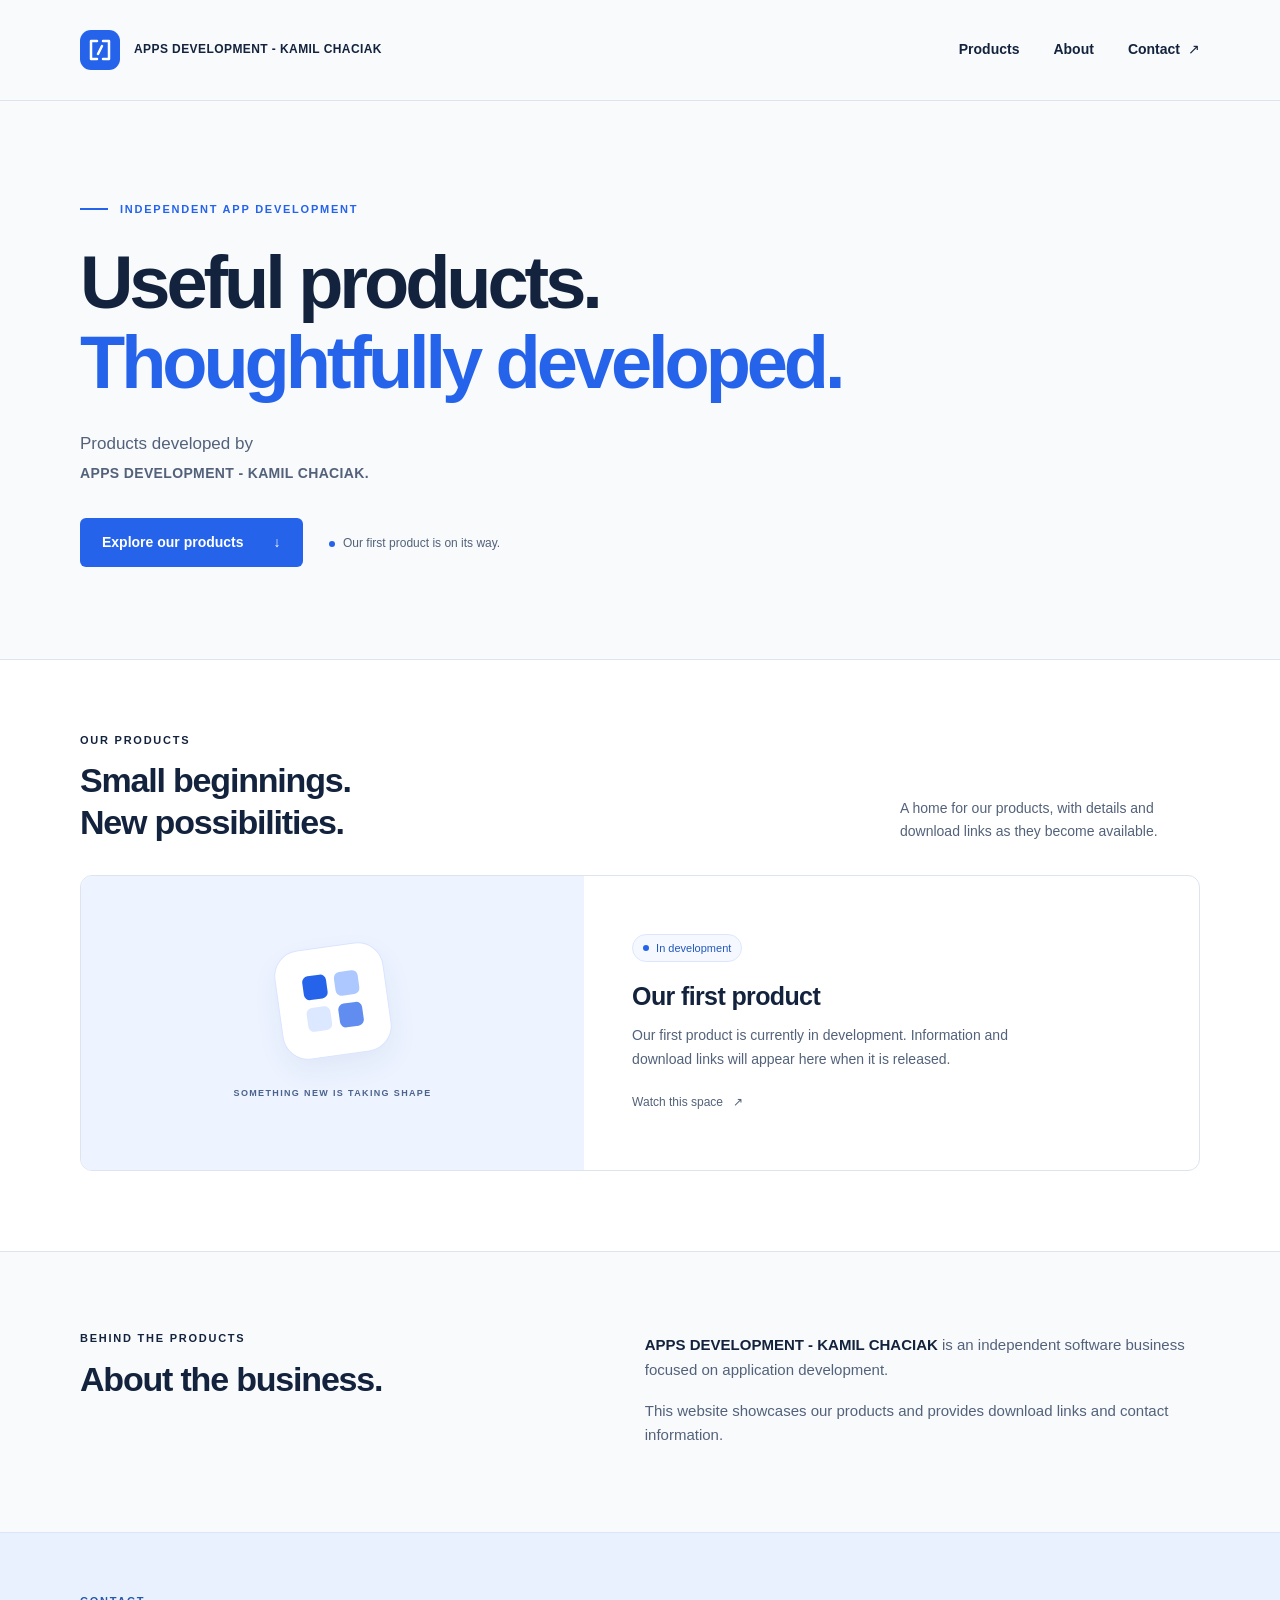
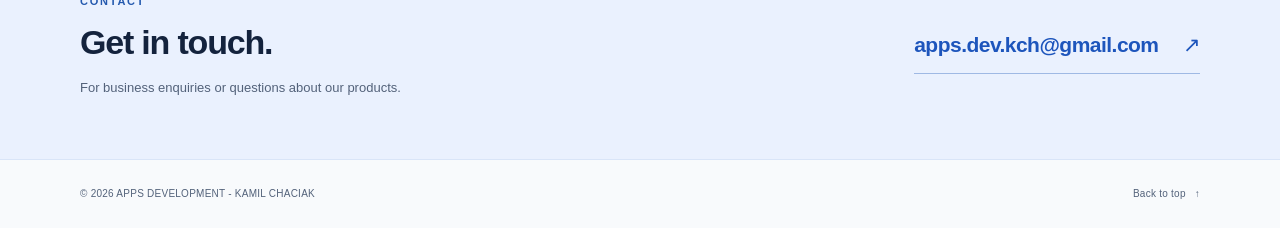
<file: index.html>
<!doctype html>
<html lang="en">
  <head>
    <meta charset="utf-8">
    <meta name="google-site-verification" content="9kz0PJBsi3b_ABa1-HP9N97UMiTqOM72xb1CO4cpiBc" />
    <meta name="viewport" content="width=device-width, initial-scale=1">
    <meta name="theme-color" content="#f8fafc">
    <meta name="description" content="APPS DEVELOPMENT - KAMIL CHACIAK is an independent software business focused on application development. Explore our products and get in touch.">
    <title>APPS DEVELOPMENT - KAMIL CHACIAK</title>
    <meta property="og:type" content="website">
    <meta property="og:title" content="APPS DEVELOPMENT - KAMIL CHACIAK">
    <meta property="og:description" content="Independent application development. Discover our products and get in touch.">
    <link rel="icon" href="favicon.svg" type="image/svg+xml">
    <link rel="stylesheet" href="styles.css">
  </head>
  <body>
    <a class="skip-link" href="#main">Skip to content</a>
    <header class="site-header">
      <div class="container header-inner">
        <a class="brand" href="#home" aria-label="APPS DEVELOPMENT - KAMIL CHACIAK, home">
          <svg class="brand-mark" viewBox="0 0 40 40" fill="none" aria-hidden="true">
            <rect width="40" height="40" rx="11" fill="#2563eb"/>
            <path d="M17 11h-6v18h6M23 11h6v18h-6" stroke="white" stroke-width="2.5" stroke-linecap="round" stroke-linejoin="round"/>
            <path d="m22 16-4 8" stroke="white" stroke-width="2.5" stroke-linecap="round"/>
          </svg>
          <span>APPS DEVELOPMENT - KAMIL CHACIAK</span>
        </a>
        <nav aria-label="Main navigation">
          <a href="#products">Products</a>
          <a href="#about">About</a>
          <a href="#contact">Contact <span aria-hidden="true">↗</span></a>
        </nav>
      </div>
    </header>

    <main id="main">
      <section class="hero container" id="home" aria-labelledby="hero-title">
        <p class="eyebrow"><span class="small-rule" aria-hidden="true"></span> INDEPENDENT APP DEVELOPMENT</p>
        <h1 id="hero-title">Useful products.<br><span>Thoughtfully developed.</span></h1>
        <p class="hero-description">Products developed by<br class="desktop-break"> <strong>APPS DEVELOPMENT - KAMIL CHACIAK.</strong></p>
        <a class="button" href="#products">Explore our products <span aria-hidden="true">↓</span></a>
        <div class="hero-note"><span class="status-dot" aria-hidden="true"></span> Our first product is on its way.</div>
      </section>

      <section class="products-section" id="products" aria-labelledby="products-title">
        <div class="container">
          <div class="section-heading">
            <div><p class="eyebrow">OUR PRODUCTS</p><h2 id="products-title">Small beginnings.<br>New possibilities.</h2></div>
            <p>A home for our products, with details and download links as they become available.</p>
          </div>
          <article class="product-preview" aria-labelledby="product-title">
            <div class="product-art" aria-hidden="true">
              <div class="product-symbol"><span></span><span></span><span></span><span></span></div>
              <span class="art-caption">SOMETHING NEW IS TAKING SHAPE</span>
            </div>
            <div class="product-details">
              <span class="status-label"><span class="status-dot" aria-hidden="true"></span> In development</span>
              <h3 id="product-title">Our first product</h3>
              <p>Our first product is currently in development. Information and download links will appear here when it is released.</p>
              <span class="release-note">Watch this space <span aria-hidden="true">↗</span></span>
            </div>
          </article>
        </div>
      </section>

      <section class="about-section container" id="about" aria-labelledby="about-title">
        <div><p class="eyebrow">BEHIND THE PRODUCTS</p><h2 id="about-title">About the business.</h2></div>
        <div class="about-copy">
          <p><strong>APPS DEVELOPMENT - KAMIL CHACIAK</strong> is an independent software business focused on application development.</p>
          <p>This website showcases our products and provides download links and contact information.</p>
        </div>
      </section>

      <section class="contact-section" id="contact" aria-labelledby="contact-title">
        <div class="container contact-inner">
          <div><p class="eyebrow">CONTACT</p><h2 id="contact-title">Get in touch.</h2><p>For business enquiries or questions about our products.</p></div>
          <a class="email-link" href="mailto:apps.dev.kch@gmail.com">apps.dev.kch@gmail.com <span aria-hidden="true">↗</span></a>
        </div>
      </section>
    </main>

    <footer class="site-footer container">
      <p>© 2026 APPS DEVELOPMENT - KAMIL CHACIAK</p>
      <a href="#home">Back to top <span aria-hidden="true">↑</span></a>
    </footer>
  </body>
</html>
</file>
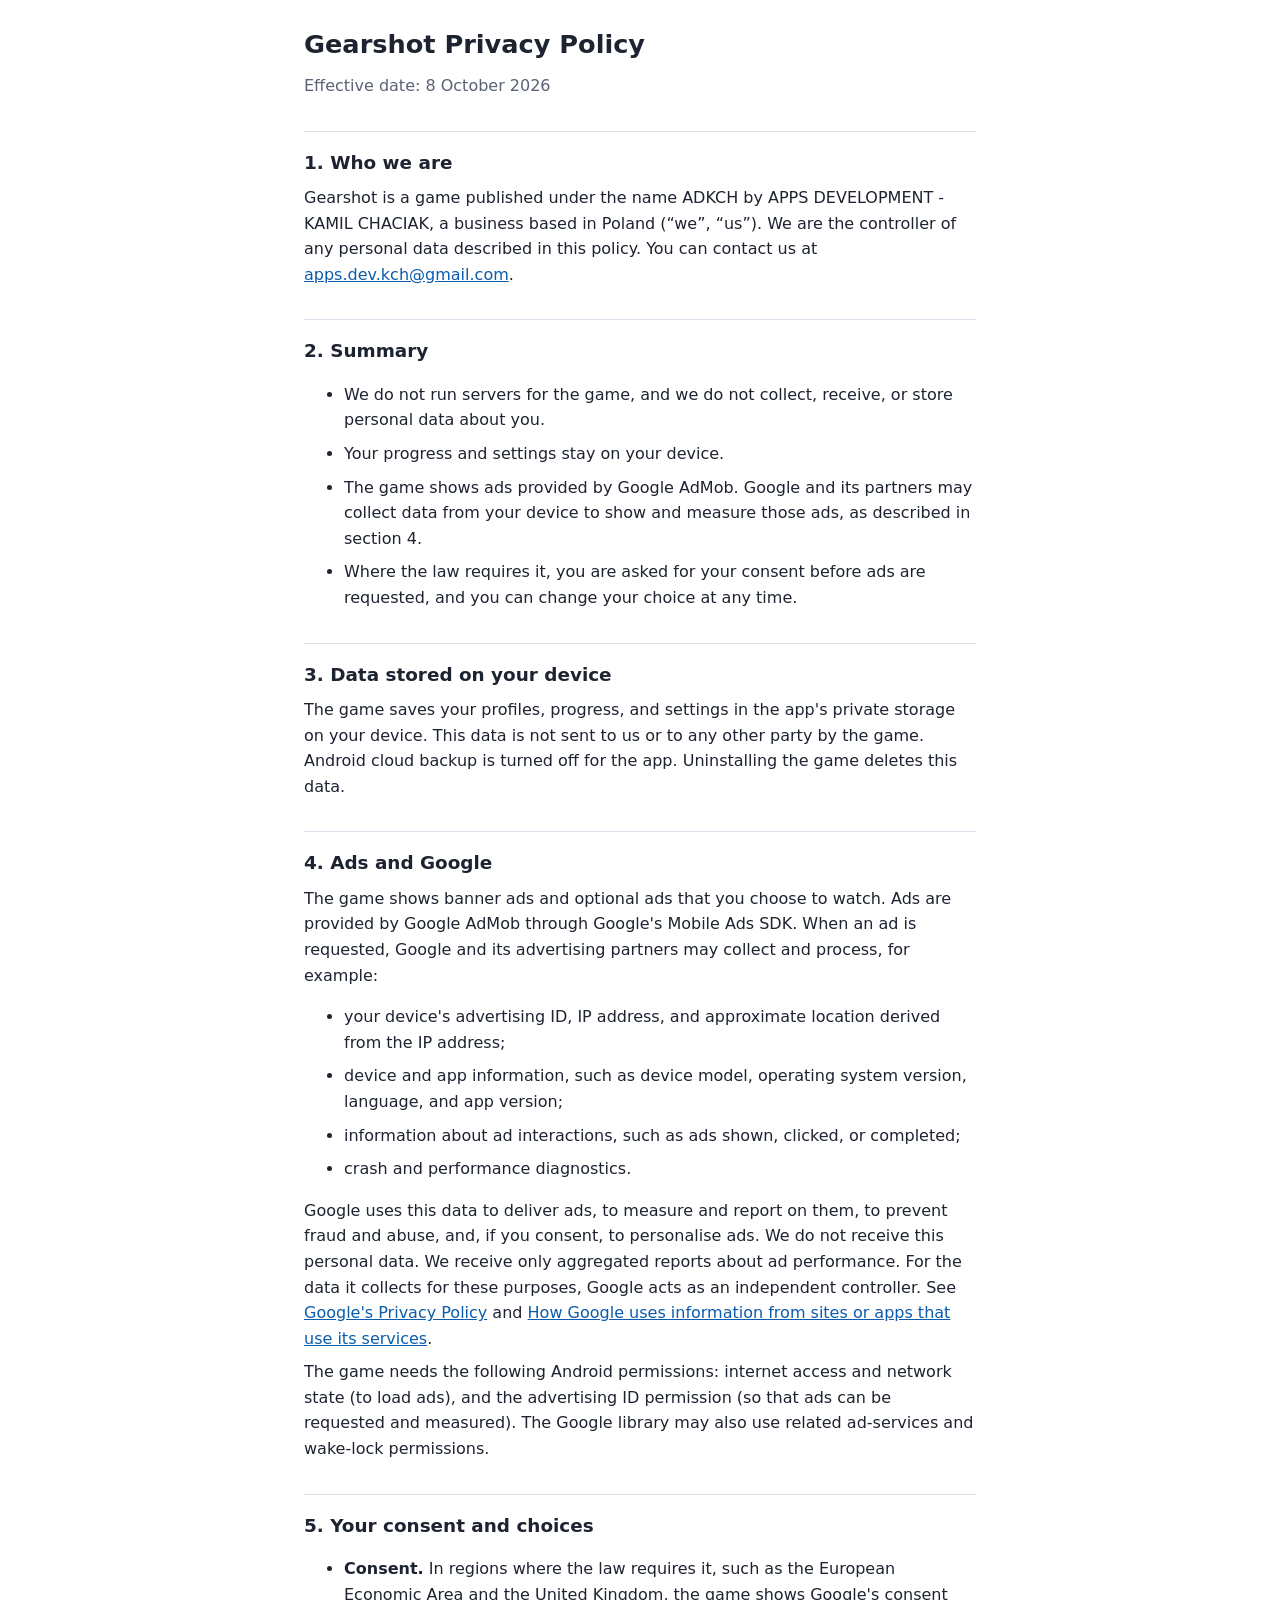
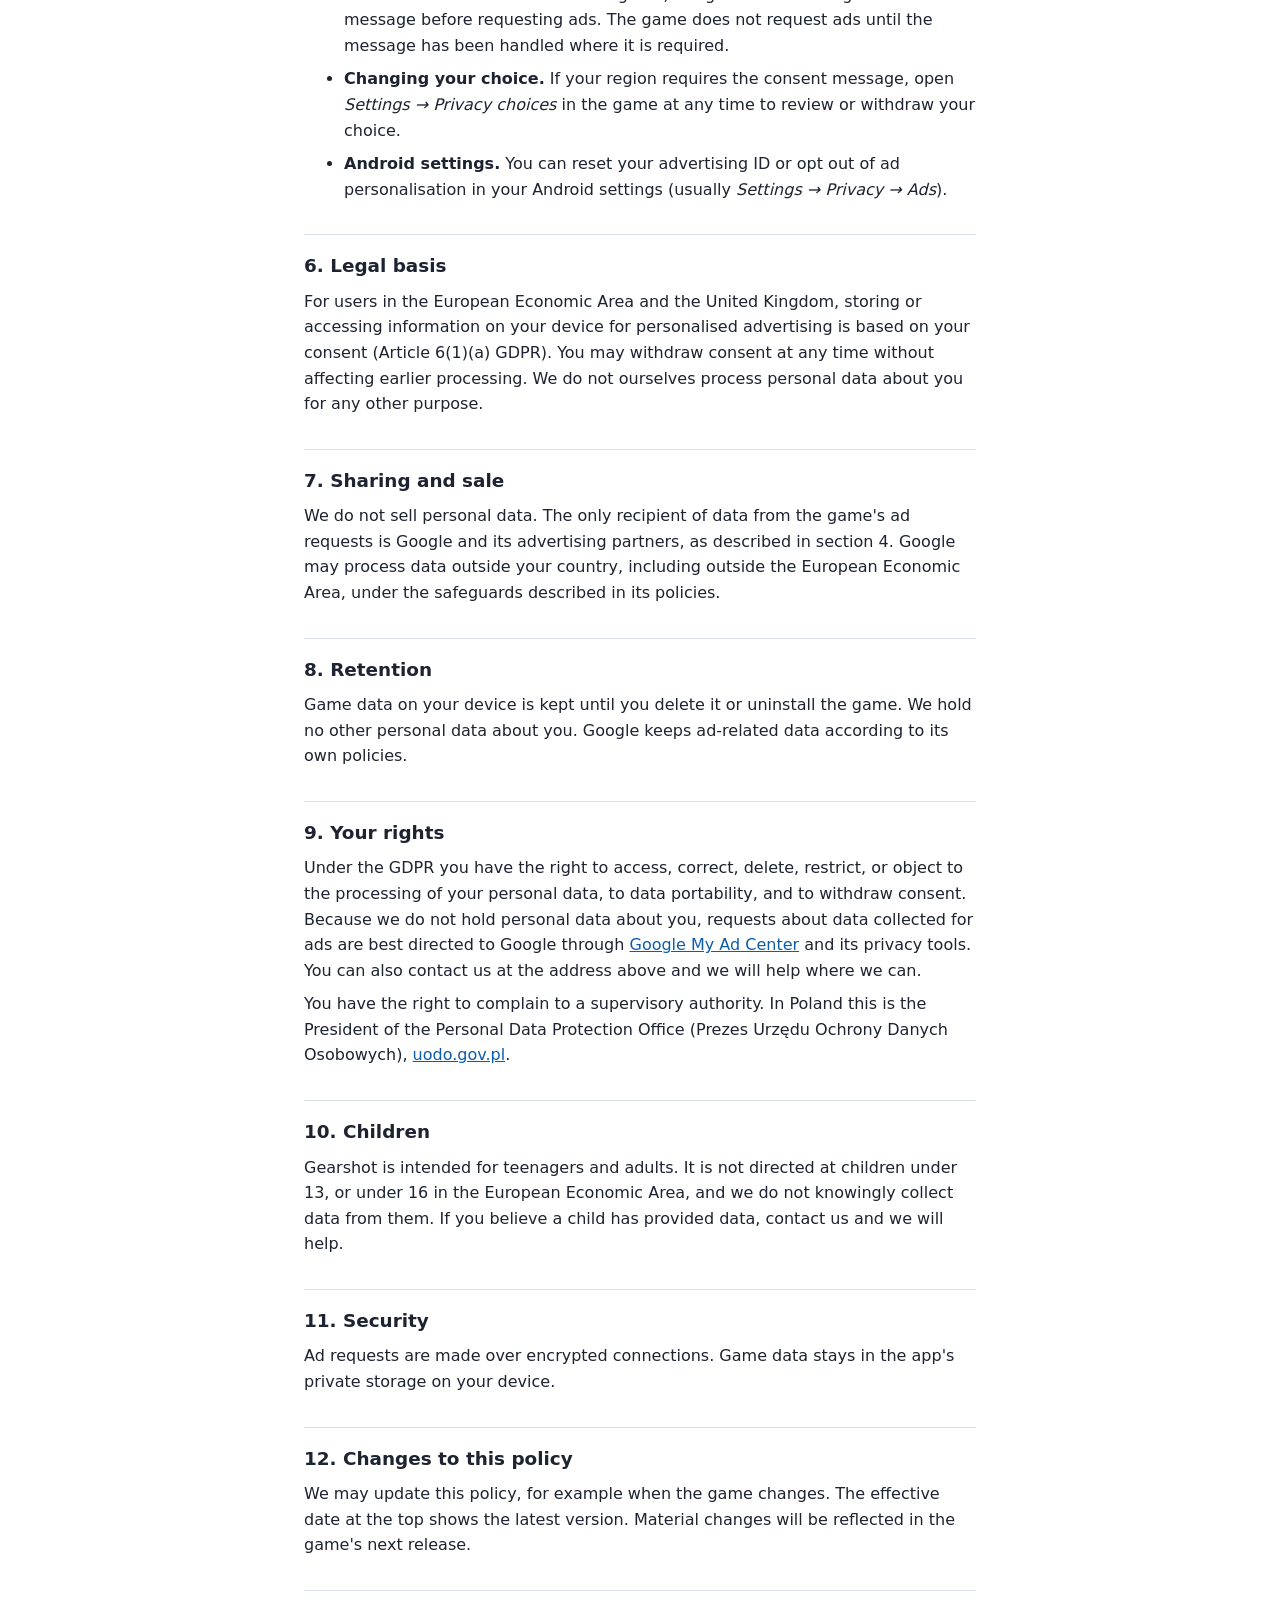
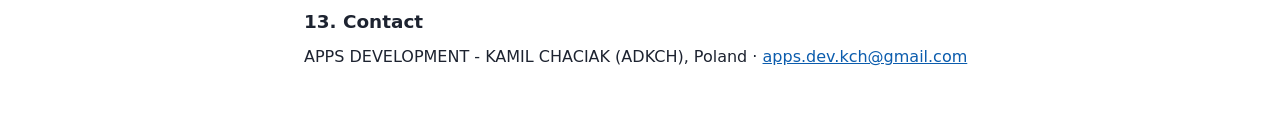
<file: Gearshot/en/privacy-policy.html>
<!doctype html>
<html lang="en">
<head>
<meta charset="utf-8">
<meta name="viewport" content="width=device-width, initial-scale=1">
<title>Gearshot Privacy Policy</title>
<style>
  :root { --bg: #ffffff; --text: #1d2330; --muted: #5a6275; --link: #0b5cad; --rule: #d9deea; }
  @media (prefers-color-scheme: dark) {
    :root { --bg: #0d1220; --text: #e6e9f2; --muted: #9aa3b8; --link: #7db4f0; --rule: #263049; }
  }
  body { margin: 0; background: var(--bg); color: var(--text); font: 16px/1.6 system-ui, sans-serif; }
  main { max-width: 42rem; margin: 0 auto; padding: 1.5rem 16px 3rem; }
  h1 { font-size: 1.6rem; margin: 0 0 .25rem; }
  h2 { font-size: 1.15rem; margin: 2rem 0 .5rem; padding-top: 1rem; border-top: 1px solid var(--rule); }
  p, li { margin: .5rem 0; }
  a { color: var(--link); overflow-wrap: anywhere; }
  .meta { color: var(--muted); }
</style>
</head>
<body>
<main>
<h1>Gearshot Privacy Policy</h1>
<p class="meta">Effective date: 8 October 2026</p>

<h2>1. Who we are</h2>
<p>Gearshot is a game published under the name ADKCH by APPS DEVELOPMENT - KAMIL CHACIAK, a business based in Poland (&ldquo;we&rdquo;, &ldquo;us&rdquo;). We are the controller of any personal data described in this policy. You can contact us at <a href="mailto:apps.dev.kch@gmail.com">apps.dev.kch@gmail.com</a>.</p>

<h2>2. Summary</h2>
<ul>
  <li>We do not run servers for the game, and we do not collect, receive, or store personal data about you.</li>
  <li>Your progress and settings stay on your device.</li>
  <li>The game shows ads provided by Google AdMob. Google and its partners may collect data from your device to show and measure those ads, as described in section 4.</li>
  <li>Where the law requires it, you are asked for your consent before ads are requested, and you can change your choice at any time.</li>
</ul>

<h2>3. Data stored on your device</h2>
<p>The game saves your profiles, progress, and settings in the app's private storage on your device. This data is not sent to us or to any other party by the game. Android cloud backup is turned off for the app. Uninstalling the game deletes this data.</p>

<h2>4. Ads and Google</h2>
<p>The game shows banner ads and optional ads that you choose to watch. Ads are provided by Google AdMob through Google's Mobile Ads SDK. When an ad is requested, Google and its advertising partners may collect and process, for example:</p>
<ul>
  <li>your device's advertising ID, IP address, and approximate location derived from the IP address;</li>
  <li>device and app information, such as device model, operating system version, language, and app version;</li>
  <li>information about ad interactions, such as ads shown, clicked, or completed;</li>
  <li>crash and performance diagnostics.</li>
</ul>
<p>Google uses this data to deliver ads, to measure and report on them, to prevent fraud and abuse, and, if you consent, to personalise ads. We do not receive this personal data. We receive only aggregated reports about ad performance. For the data it collects for these purposes, Google acts as an independent controller. See <a href="https://policies.google.com/privacy">Google's Privacy Policy</a> and <a href="https://policies.google.com/technologies/partner-sites">How Google uses information from sites or apps that use its services</a>.</p>
<p>The game needs the following Android permissions: internet access and network state (to load ads), and the advertising ID permission (so that ads can be requested and measured). The Google library may also use related ad-services and wake-lock permissions.</p>

<h2>5. Your consent and choices</h2>
<ul>
  <li><strong>Consent.</strong> In regions where the law requires it, such as the European Economic Area and the United Kingdom, the game shows Google's consent message before requesting ads. The game does not request ads until the message has been handled where it is required.</li>
  <li><strong>Changing your choice.</strong> If your region requires the consent message, open <em>Settings &rarr; Privacy choices</em> in the game at any time to review or withdraw your choice.</li>
  <li><strong>Android settings.</strong> You can reset your advertising ID or opt out of ad personalisation in your Android settings (usually <em>Settings &rarr; Privacy &rarr; Ads</em>).</li>
</ul>

<h2>6. Legal basis</h2>
<p>For users in the European Economic Area and the United Kingdom, storing or accessing information on your device for personalised advertising is based on your consent (Article 6(1)(a) GDPR). You may withdraw consent at any time without affecting earlier processing. We do not ourselves process personal data about you for any other purpose.</p>

<h2>7. Sharing and sale</h2>
<p>We do not sell personal data. The only recipient of data from the game's ad requests is Google and its advertising partners, as described in section 4. Google may process data outside your country, including outside the European Economic Area, under the safeguards described in its policies.</p>

<h2>8. Retention</h2>
<p>Game data on your device is kept until you delete it or uninstall the game. We hold no other personal data about you. Google keeps ad-related data according to its own policies.</p>

<h2>9. Your rights</h2>
<p>Under the GDPR you have the right to access, correct, delete, restrict, or object to the processing of your personal data, to data portability, and to withdraw consent. Because we do not hold personal data about you, requests about data collected for ads are best directed to Google through <a href="https://myadcenter.google.com/">Google My Ad Center</a> and its privacy tools. You can also contact us at the address above and we will help where we can.</p>
<p>You have the right to complain to a supervisory authority. In Poland this is the President of the Personal Data Protection Office (Prezes Urz&#281;du Ochrony Danych Osobowych), <a href="https://uodo.gov.pl">uodo.gov.pl</a>.</p>

<h2>10. Children</h2>
<p>Gearshot is intended for teenagers and adults. It is not directed at children under 13, or under 16 in the European Economic Area, and we do not knowingly collect data from them. If you believe a child has provided data, contact us and we will help.</p>

<h2>11. Security</h2>
<p>Ad requests are made over encrypted connections. Game data stays in the app's private storage on your device.</p>

<h2>12. Changes to this policy</h2>
<p>We may update this policy, for example when the game changes. The effective date at the top shows the latest version. Material changes will be reflected in the game's next release.</p>

<h2>13. Contact</h2>
<p>APPS DEVELOPMENT - KAMIL CHACIAK (ADKCH), Poland &middot; <a href="mailto:apps.dev.kch@gmail.com">apps.dev.kch@gmail.com</a></p>
</main>
</body>
</html>
</file>
<file: styles.css>
:root {
  color-scheme: light;
  --navy: #14233d;
  --muted: #53627a;
  --blue: #2563eb;
  --line: #dde4ee;
  --paper: #f8fafc;
  font-family: -apple-system, BlinkMacSystemFont, "Segoe UI", sans-serif;
  color: var(--navy);
  background: var(--paper);
  font-synthesis: none;
  scroll-behavior: smooth;
  scroll-padding-top: 28px;
}
* { box-sizing: border-box; }
body { margin: 0; font-size: 16px; line-height: 1.65; }
a { color: inherit; text-decoration: none; }
svg { display: block; }
p, h1, h2, h3 { margin: 0; }
a:focus-visible { outline: 3px solid var(--blue); outline-offset: 6px; border-radius: 3px; }
::selection { background: #dce8ff; color: var(--navy); }
.container { width: min(1120px, calc(100% - 96px)); margin-inline: auto; }
.skip-link { position: absolute; top: 12px; left: 16px; padding: 8px 16px; background: white; z-index: 10; transform: translateY(-160%); }
.skip-link:focus { transform: translateY(0); }
.site-header { border-bottom: 1px solid var(--line); }
.header-inner { min-height: 100px; display: flex; align-items: center; justify-content: space-between; gap: 32px; }
.brand { display: flex; align-items: center; gap: 14px; font-size: 12px; font-weight: 750; letter-spacing: .035em; }
.brand-mark { width: 40px; height: 40px; flex-shrink: 0; }
nav { display: flex; align-items: center; gap: 34px; font-size: 14px; font-weight: 550; }
nav a { transition: color .15s; }
nav a:hover, .site-footer a:hover { color: var(--blue); }
nav a:last-child { display: flex; align-items: center; gap: 8px; }
.hero { padding-block: 100px 92px; }
.eyebrow { font-size: 11px; font-weight: 700; letter-spacing: .16em; line-height: 1.5; }
.hero .eyebrow { display: flex; gap: 12px; align-items: center; color: var(--blue); }
.small-rule { width: 28px; height: 2px; background: var(--blue); }
h1 { margin-top: 25px; font-size: clamp(42px, 5.8vw, 74px); line-height: 1.09; font-weight: 650; letter-spacing: -.055em; }
h1 span { color: var(--blue); }
.hero-description { margin-top: 26px; color: var(--muted); font-size: 17px; line-height: 1.7; }
.hero-description strong { font-size: 14px; font-weight: 600; letter-spacing: .025em; }
.button { display: inline-flex; align-items: center; gap: 30px; padding: 13px 22px; margin-top: 30px; border-radius: 6px; background: var(--blue); color: white; font-size: 14px; font-weight: 600; transition: background .15s, transform .15s; }
.button:hover { background: #1d4ed8; transform: translateY(-2px); }
.hero-note { display: inline-flex; gap: 8px; align-items: center; margin-left: 22px; font-size: 12px; color: var(--muted); }
.status-dot { display: inline-block; width: 6px; height: 6px; border-radius: 50%; background: #2563eb; flex-shrink: 0; }
.products-section { padding-block: 72px 80px; border-block: 1px solid var(--line); background: white; }
.section-heading { display: flex; justify-content: space-between; align-items: flex-end; gap: 48px; margin-bottom: 32px; }
.section-heading > p { max-width: 300px; color: var(--muted); font-size: 14px; }
h2 { margin-top: 12px; font-size: 34px; line-height: 1.22; letter-spacing: -.035em; font-weight: 600; }
.product-preview { display: grid; grid-template-columns: .9fr 1.1fr; overflow: hidden; border: 1px solid var(--line); border-radius: 12px; }
.product-art { min-height: 294px; display: flex; flex-direction: column; align-items: center; justify-content: center; gap: 30px; background: #edf3ff; background-image: radial-gradient(#cddaf2 .7px, transparent .7px); background-size: 18px 18px; }
.product-symbol { display: grid; grid-template-columns: repeat(2, 24px); gap: 8px; padding: 26px; border-radius: 26px; border: 1px solid #d9e5ff; background: white; box-shadow: 0 12px 28px #234c9310; transform: rotate(-8deg); }
.product-symbol span { width: 24px; height: 24px; border-radius: 6px; background: var(--blue); }
.product-symbol span:nth-child(2) { background: #adc8ff; }
.product-symbol span:nth-child(3) { background: #dbe8ff; }
.product-symbol span:nth-child(4) { background: #608def; }
.art-caption { font-size: 9px; font-weight: 650; letter-spacing: .15em; color: #4b638c; text-align: center; padding-inline: 12px; }
.product-details { padding: 42px 48px; display: flex; flex-direction: column; align-items: flex-start; justify-content: center; }
.status-label { display: inline-flex; align-items: center; gap: 7px; padding: 4px 10px; border: 1px solid #dce7ff; border-radius: 99px; font-size: 11px; color: #2158bb; background: #f5f8ff; }
h3 { font-size: 25px; line-height: 1.3; font-weight: 600; letter-spacing: -.025em; margin-top: 18px; }
.product-details > p { color: var(--muted); margin-top: 12px; font-size: 14px; max-width: 390px; }
.release-note { margin-top: 22px; font-size: 12px; color: var(--muted); }
.release-note span { margin-left: 7px; }
.about-section { padding-block: 78px 84px; display: grid; grid-template-columns: 1fr 1.1fr; gap: 60px; }
.about-copy { color: var(--muted); padding-top: 3px; font-size: 15px; }
.about-copy strong { color: var(--navy); font-weight: 600; }
.about-copy p + p { margin-top: 16px; }
.contact-section { background: #eaf1fe; border-block: 1px solid #d9e5f8; }
.contact-inner { padding-block: 60px; display: flex; align-items: center; justify-content: space-between; gap: 40px; }
.contact-inner .eyebrow { color: #2459ae; }
.contact-inner > div > p:last-child { margin-top: 14px; font-size: 13px; color: var(--muted); }
.email-link { display: flex; align-items: center; gap: 24px; font-size: 21px; font-weight: 550; letter-spacing: -.025em; color: #1d55bc; border-bottom: 1px solid #9fb9e4; padding-block: 10px; transition: border-color .15s; }
.email-link:hover { border-color: #1d55bc; }
.site-footer { padding-block: 26px; display: flex; justify-content: space-between; gap: 24px; font-size: 10px; letter-spacing: .025em; color: var(--muted); }
.site-footer a { flex-shrink: 0; }
.site-footer a span { margin-left: 6px; }
@media (min-width: 1500px) { .hero { padding-block: 112px 104px; } }
@media (max-width: 900px) {
  .container { width: calc(100% - 64px); }
  nav { gap: 24px; }
  .brand { max-width: 320px; font-size: 11px; }
  .hero { padding-block: 78px; }
  .product-details { padding: 32px; }
  .about-section { gap: 40px; }
  .contact-inner { align-items: flex-start; flex-direction: column; gap: 20px; }
}
@media (max-width: 600px) {
  .container { width: calc(100% - 40px); }
  .header-inner { padding-block: 20px 16px; min-height: auto; flex-direction: column; align-items: flex-start; gap: 18px; }
  .brand { max-width: none; gap: 10px; font-size: 10px; }
  .brand-mark { width: 32px; height: 32px; }
  nav { width: 100%; gap: 28px; font-size: 12px; }
  nav a:last-child { margin-left: auto; }
  .hero { padding-block: 58px; }
  .eyebrow { font-size: 9px; letter-spacing: .13em; }
  h1 { font-size: clamp(36px, 8.4vw, 50px); letter-spacing: -.045em; margin-top: 22px; }
  .hero-description { font-size: 15px; margin-top: 22px; }
  .hero-description strong { font-size: 12px; }
  .button { margin-top: 24px; }
  .hero-note { display: flex; margin: 18px 0 0; font-size: 11px; }
  .products-section { padding-block: 46px 50px; }
  .section-heading { flex-direction: column; align-items: flex-start; gap: 18px; margin-bottom: 26px; }
  .section-heading > p { max-width: 340px; }
  h2 { font-size: 29px; }
  .product-preview { grid-template-columns: 1fr; }
  .product-art { min-height: 230px; }
  .product-details { padding: 28px; }
  h3 { font-size: 23px; }
  .about-section { padding-block: 50px; grid-template-columns: 1fr; gap: 24px; }
  .about-copy { font-size: 14px; }
  .contact-inner { padding-block: 42px; }
  .email-link { font-size: clamp(16px, 5vw, 21px); gap: 14px; max-width: 100%; overflow-wrap: anywhere; }
  .site-footer { flex-direction: column; gap: 8px; padding-block: 22px; font-size: 9px; }
}
@media (prefers-reduced-motion: reduce) {
  :root { scroll-behavior: auto; }
  *, *::before, *::after { transition: none !important; }
}
</file>
